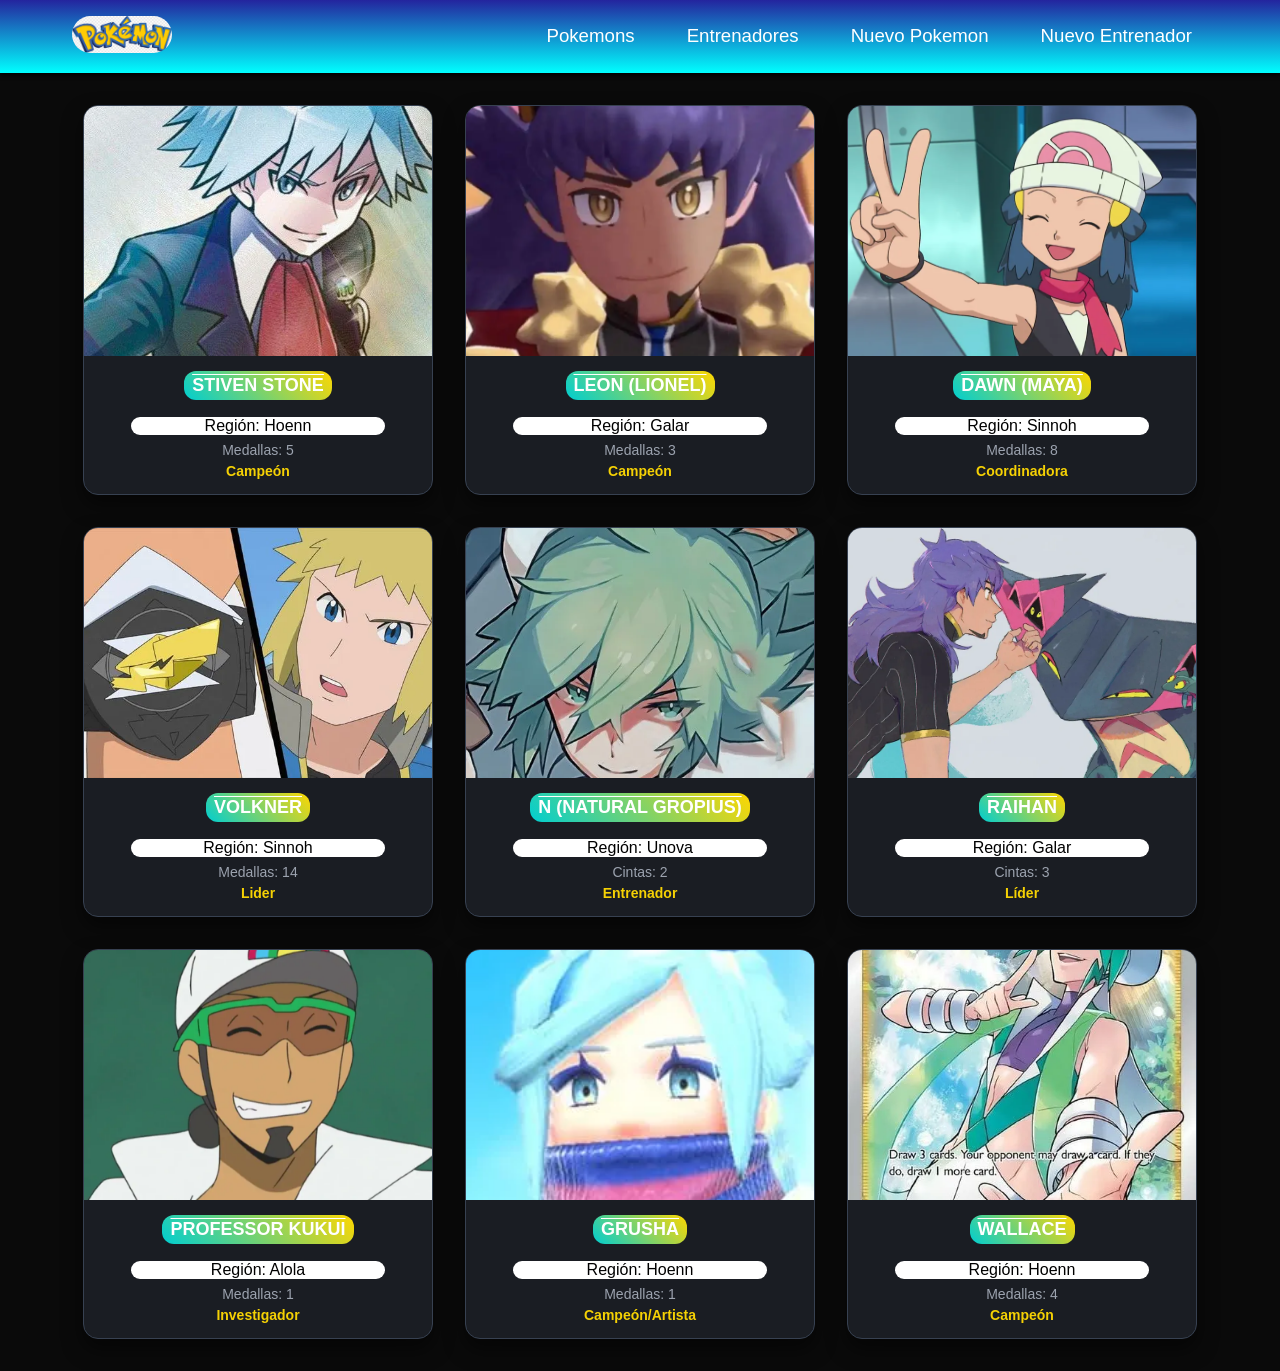
<file: New-Trainers.html>
<!DOCTYPE html>
<html lang="es">
<head>
    <meta charset="UTF-8">
    <meta name="viewport" content="width=device-width, initial-scale=1.0">
    <title>Pokedex</title>
    <link rel="stylesheet" href="assets/css/menu.css">
    <link rel="stylesheet" href="assets/css/new-trainers.css">
</head>
<body>
    <nav class="navbar">
        <div class="nav-container">
            <div class="nav-logo"><img src="assets/img/pokedex4.png" alt="pokedex4.png"><Pokedex></Pokedex></div>
            <ul class="nav-menu">
                <li class="nav-item"><a href="index.html" class="nav-link">Pokemons</a></li>
                <li class="nav-item"><a href="trainers.html" class="nav-link">Entrenadores</a></li>
                <li class="nav-item"><a href="#nuevo-pokemon" class="nav-link">Nuevo Pokemon</a></li>
                <li class="nav-item"><a href="New-Trainers.html" class="nav-link">Nuevo Entrenador</a></li>
            </ul>
        </div>
    </nav>

    <main class="container">
        <section id="new-entrenadores" class="new-trainers-grid">
            <div class="new-trainer-card">
                <img src="assets/img/Stiveen.webp" alt="Steven Stone" class="new-trainer-image">
                <div class="new-trainer-info">
                    <h3 class="new-trainer-name">Stiven Stone</h3>
                    <p class="new-trainer-region">Región: Hoenn</p>
                    <p class="new-trainer-badges">Medallas: 5</p>
                    <span class="new-trainer-status status-active">Campeón</span>
                </div>
            </div>

            <div class="new-trainer-card">
                <img src="assets/img/Leon (Lionel).webp" alt="Leon(Lionel)" class="new-trainer-image">
                <div class="new-trainer-info">
                    <h3 class="new-trainer-name">Leon (Lionel)</h3>
                    <p class="new-trainer-region">Región: Galar</p>
                    <p class="new-trainer-badges">Medallas: 3</p>
                    <span class="new-trainer-status status-active">Campeón</span>
                </div>
            </div>

            <div class="new-trainer-card">
                <img src="assets/img/Dawn (Maya).webp" alt="Dawn" class="new-trainer-image">
                <div class="new-trainer-info">
                    <h3 class="new-trainer-name">Dawn (Maya)</h3>
                    <p class="new-trainer-region">Región: Sinnoh</p>
                    <p class="new-trainer-badges">Medallas: 8</p>
                    <span class="new-trainer-status status-active">Coordinadora</span>
                </div>
            </div>

            <div class="new-trainer-card">
                <img src="assets/img/Volkner (Lectro.webp" alt="Volkner" class="new-trainer-image">
                <div class="new-trainer-info">
                    <h3 class="new-trainer-name">Volkner</h3>
                    <p class="new-trainer-region">Región: Sinnoh</p>
                    <p class="new-trainer-badges">Medallas: 14</p>
                    <span class="new-trainer-status status-champion">Lider</span>
                </div>
            </div>

            <div class="new-trainer-card">
                <img src="assets/img/N (Natural Gropius).webp" alt="N (Natural Gropius)" class="new-trainer-image">
                <div class="new-trainer-info">
                    <h3 class="new-trainer-name">N (Natural Gropius)</h3>
                    <p class="new-trainer-region">Región: Unova</p>
                    <p class="new-trainer-badges">Cintas: 2</p>
                    <span class="new-trainer-status status-active">Entrenador</span>
                </div>
            </div>

            <div class="new-trainer-card">
                <img src="assets/img/Raihan (Lionel).webp" alt="Raihan" class="new-trainer-image">
                <div class="new-trainer-info">
                    <h3 class="new-trainer-name">Raihan</h3>
                    <p class="new-trainer-region">Región: Galar</p>
                    <p class="new-trainer-badges">Cintas: 3</p>
                    <span class="new-trainer-status status-active">Líder</span>
                </div>
            </div>

            <div class="new-trainer-card">
                <img src="assets/img/Profesor.webp" alt="Professor Kukui" class="new-trainer-image">
                <div class="new-trainer-info">
                    <h3 class="new-trainer-name">Professor Kukui</h3>
                    <p class="new-trainer-region">Región: Alola</p>
                    <p class="new-trainer-badges">Medallas: 1</p>
                    <span class="new-trainer-status status-champion">Investigador</span>
                </div>
            </div>

            <div class="new-trainer-card">
                <img src="assets/img/Grusha.webp" alt="Grusha" class="new-trainer-image">
                <div class="new-trainer-info">
                    <h3 class="new-trainer-name">Grusha</h3>
                    <p class="new-trainer-region">Región: Hoenn</p>
                    <p class="new-trainer-badges">Medallas: 1</p>
                    <span class="new-trainer-status status-champion">Campeón/Artista</span>
                </div>
            </div>

            <div class="new-trainer-card">
                <img src="assets/img/Wallace (Plubio).webp" alt="Wallace" class="new-trainer-image">
                <div class="new-trainer-info">
                    <h3 class="new-trainer-name">Wallace</h3>
                    <p class="new-trainer-region">Región: Hoenn</p>
                    <p class="new-trainer-badges">Medallas: 4</p>
                    <span class="new-trainer-status status-champion">Campeón</span>
                </div>
            </div>
        </section>
    </main>
</body>
</html>
</file>
<file: assets/css/menu.css>
* {
    margin: 0;
    padding: 0;
    box-sizing: border-box;
}

.body {
    font-family: Georgia, 'Times New Roman', Times, serif;
    background-color: rgb(255, 255, 255);
}

.navbar{
    position: sticky; /*Trabaja en conjunto con top sin el no funciona*/
    box-shadow: 0 2px 4px black;
    background: linear-gradient(rgb(36, 36, 158), cyan);
    top: 0%; 
    z-index: 100px;
}

.nav-container{
    display: flex;
    justify-content: space-between;
    align-items: center;
    flex-wrap: wrap;
    padding: 16px 32px;
    max-width: 1200px;
    margin: 0% auto;
}
.nav-menu{
    display: flex;
    flex-wrap: wrap;
    gap: 20px;
    list-style: none;
}
.nav-logo img {
    width: 100px;
    border-radius: 30px;

}
.nav-link {
    color: white;
    text-decoration: none;
    font-size: 14pt;
    font-weight: 500;
    padding: 8px 16px ;
    border-radius: 16px;
}

.nav-link:hover {
    background-color: black;
}

@media screen and (max-width: 768px) {
    .nav-container {
        flex-direction: column;
        align-items: flex-start;
        padding: 16px;
    }

}
</file>
<file: assets/css/new-trainers.css>
.container {
    /* Puse un ancho máximo de 1200px para que en pantallas gigantes 
       la Pokédex no se estire demasiado y se mantenga centrada. */
    max-width: 1200px;
    margin: auto;
    padding: 32px;
    background-color: transparent;
}

body {
    background-color: #0a0a0a; 
    padding: 0%;
    font-family: sans-serif; 
}

.new-trainers-grid {
    /* Usé flex porque es lo más cómodo para que las cartas se acomoden solas una al lado de la otra. */
    display: flex;
    /* Activé wrap para que si no caben en una fila, bajen a la siguiente. */
    flex-wrap: wrap;
    /* Bajé el espacio gap a 2rem para que las cartas tengan aire  pero no estén tan separadas que se desperdicie pantalla. */
    gap: 2rem; 
    justify-content: center;
}

.new-trainer-card {
    background-color: #1a1d23;
    border: 1px solid #374151;
    border-radius: 15px;
    /* Usé rgba con 0.5 de opacidad para que la sombra sea sutil y no un manchón negro. */
    box-shadow: 0 10px 20px rgba(0, 0, 0, 0.5); 
    /* Puse overflow hidden para que si la imagen es muy grande,  no se salga de las esquinas redondeadas de la carta. */
    overflow: hidden;
    display: flex;
    flex-direction: column;
    /* Configuré el ancho base en 280px. asi si la pantalla es pequeña las cartas se mantienen de un tamaño legible. */
    flex: 1 1 280px;  
    /* Puse un máximo de 350px para que en monitores grandes la carta  no se vuelva gigante y deforme al personaje. */
    max-width: 350px;
    /* Transición para que cuando pase el mouse hover el movimiento se sienta suave y no de golpe. */
    transition: transform 0.3s ease, border-color 0.3s ease;
}

.new-trainer-card:hover {
    /* Hice que la carta flote un poquito hacia arriba.*/
    transform: translateY(-5px); 
    border-color: #f5d104; /* Solo añadimos un cambio de color al borde al pasar el mouse */
}

.new-trainer-image {
    width: 100%;
    height: 250px; 
    /* Cover ya que hace que la foto llene todo el recuadro sin estirarse feo aunque corte un poquito los bordes. */
    object-fit: cover; 
    background: linear-gradient(135deg, #f5d104, #004fec);
}

.new-trainer-info {
    padding: 15px;
    display: flex;
    /* Column para asegurar que el nombre la región y las medallas siempre estén uno debajo del otro. */
    flex-direction: column; 
    gap: 5px;
    align-items: center;
    text-align: center;
}

.new-trainer-name {
    /* Aumenté un poco el tamaño a 18px para que el nombre sea 
       lo primero que el usuario lea al ver la carta. */
    font-size: 18px; 
    font-weight: bold;
    color: white; /* Cambiado a blanco para que resalte con el degradado */
    text-transform: uppercase;
    /* Overline porque le da ese estilo único. */
    text-decoration: overline;
    /* Margen abajo para que el nombre no esté pegado a los datos de la región. */
    margin-bottom: 10px;
    background: linear-gradient(45deg, #00ced1, #ffd700); 
    padding: 4px 8px;
    border-radius: 12px;
    display: inline-block; /* Para que el fondo no ocupe todo el ancho */
}

.new-trainer-region {
    background-color: #ffffff;
    border-radius: 50px;
    color: black;
    width: 80%; /* Para que se vea como una cápsula centrada */
    margin: 2px 0;
}

.new-trainer-badges, .new-trainer-status {
    color: #9ca3af;
    font-size: 14px;
    margin: 0;
}

.status-active, .status-champion {
    font-weight: bold;
    color: #f5d104; 
}


@media screen and (max-whidth: 900px) {
    .new-trainers-grid {
        width: 100%;
        gap: 8px;
    }

    .new-trainer-card{
        flex: calc(50% - 16px);
        max-width: calc(50% -16px);
    }
    
}

@media screen and (max-whidth: 480px)  {
    .new-trainers-grid {
        width: 100%;
        gap: 8px;
    }

    .nes-trainer-card{
        flex: calc(50% - 16px);
        max-width: calc(50% -16px);
    }
    
}
</file>
